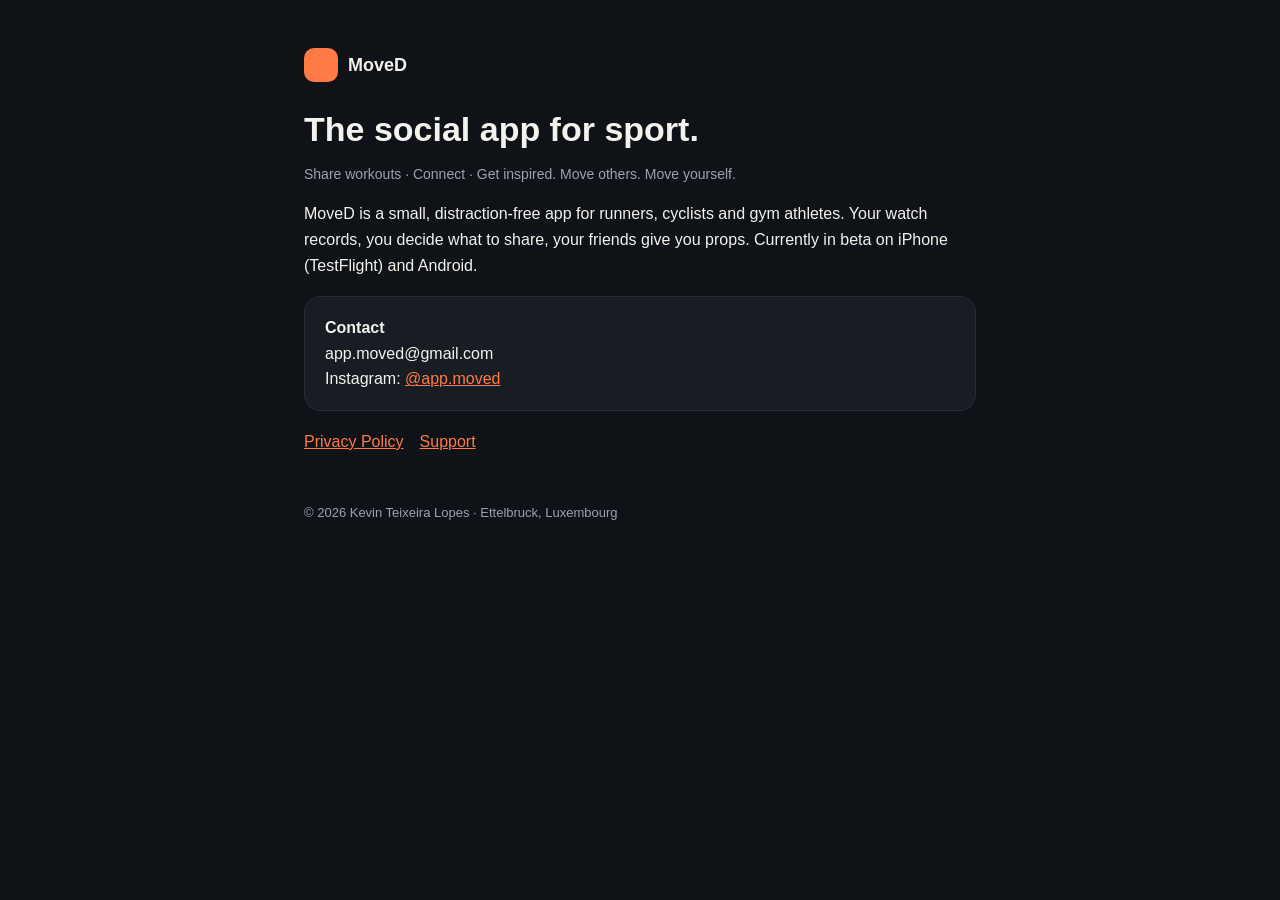
<file: index.html>
<!doctype html><html lang="en"><head><meta charset="utf-8"><meta name="viewport" content="width=device-width,initial-scale=1"><title>MoveD – Sport & Friends</title><link rel="stylesheet" href="style.css"></head>
<body><main>
<div class="brand"><span></span><b>MoveD</b></div>
<h1>The social app for sport.</h1>
<p class="meta">Share workouts · Connect · Get inspired. Move others. Move yourself.</p>
<p>MoveD is a small, distraction-free app for runners, cyclists and gym athletes. Your watch records, you decide what to share, your friends give you props. Currently in beta on iPhone (TestFlight) and Android.</p>
<div class="card"><b>Contact</b><br>app.moved@gmail.com<br>Instagram: <a href="https://instagram.com/app.moved">@app.moved</a></div>
<nav><a href="privacy.html">Privacy Policy</a><a href="support.html">Support</a></nav>
<footer>© 2026 Kevin Teixeira Lopes · Ettelbruck, Luxembourg</footer>
</main></body></html>
</file>
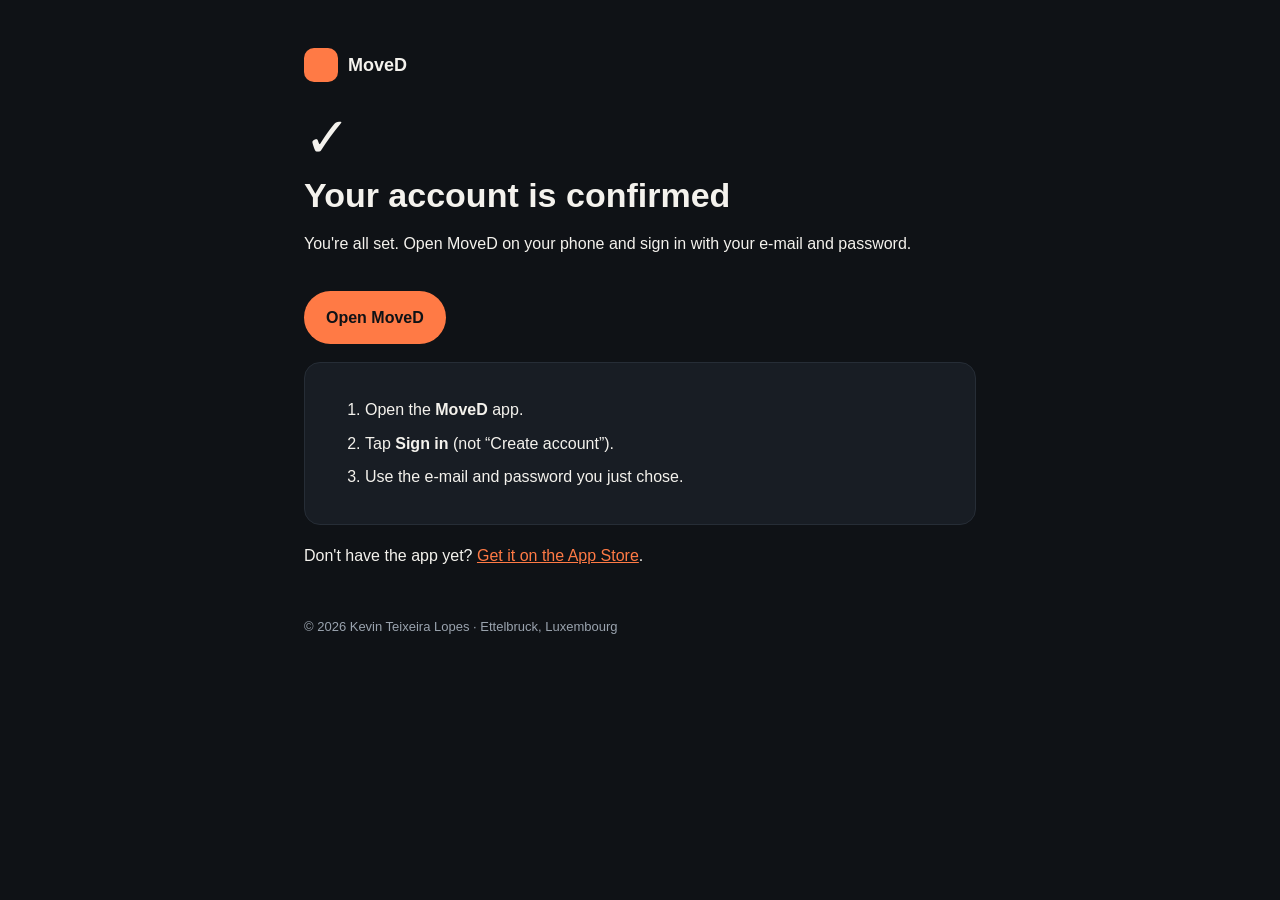
<file: confirmed.html>
<!doctype html><html lang="en"><head><meta charset="utf-8"><meta name="viewport" content="width=device-width,initial-scale=1"><title>MoveD – Account confirmed</title><link rel="stylesheet" href="style.css">
<style>.big{font-size:56px;line-height:1;margin:28px 0 10px}.cta{display:inline-block;margin-top:18px;padding:14px 22px;border-radius:999px;background:var(--accent);color:#0F1216;font-weight:700;text-decoration:none}.steps li{margin:8px 0}</style>
</head>
<body><main>
<div class="brand"><span></span><b>MoveD</b></div>
<div class="big" id="icon">✓</div>
<h1 id="title">Your account is confirmed</h1>
<p id="lead">You're all set. Open MoveD on your phone and sign in with your e-mail and password.</p>
<a class="cta" href="moved://auth" id="open">Open MoveD</a>
<div class="card">
<ol class="steps">
<li>Open the <b>MoveD</b> app.</li>
<li>Tap <b>Sign in</b> (not “Create account”).</li>
<li>Use the e-mail and password you just chose.</li>
</ol>
</div>
<p id="store">Don't have the app yet? <a href="https://apps.apple.com/app/moved-sport-friends/id6809008039">Get it on the App Store</a>.</p>
<footer>© 2026 Kevin Teixeira Lopes · Ettelbruck, Luxembourg</footer>
</main>
<script>
// Supabase appends the result to the URL: #error=... when the link is expired/used, #access_token=... when fine.
var h = location.hash || '';
if (/type=recovery/.test(h)) {
  document.getElementById('title').textContent = 'Choose a new password';
  document.getElementById('lead').textContent = 'Open this link on your phone – MoveD opens and asks for your new password.';
}
if (/error/.test(h)) {
  var desc = decodeURIComponent((h.match(/error_description=([^&]*)/) || [,''])[1]).replace(/\+/g,' ');
  document.getElementById('icon').textContent = '!';
  document.getElementById('title').textContent = 'This link has expired';
  document.getElementById('lead').textContent = (desc ? desc + '. ' : '') + 'Open MoveD and sign in – if that fails, request a new link from the sign-in screen.';
}
// Try to hand off to the app automatically (works when MoveD is installed); the button stays as fallback.
setTimeout(function(){ try { location.href = 'moved://auth' + h; } catch (e) {} }, 400);
</script>
</body></html>
</file>
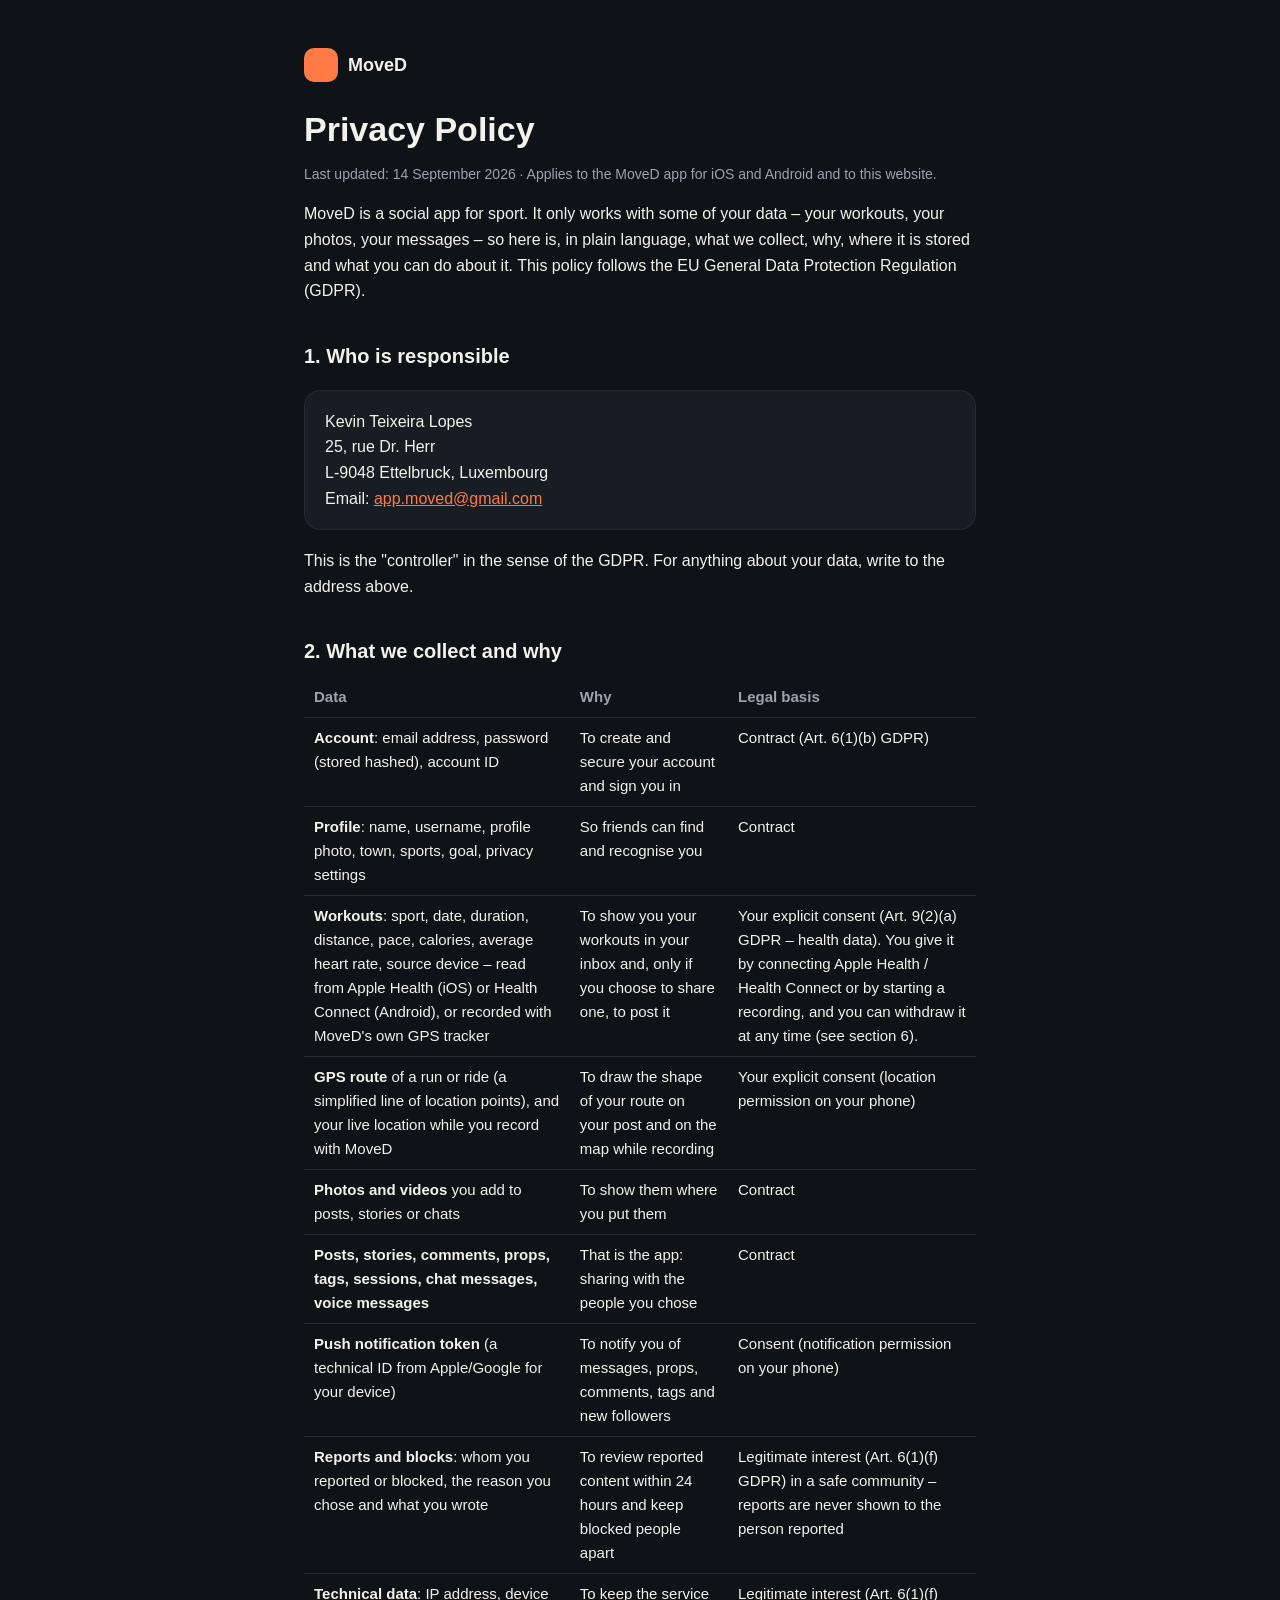
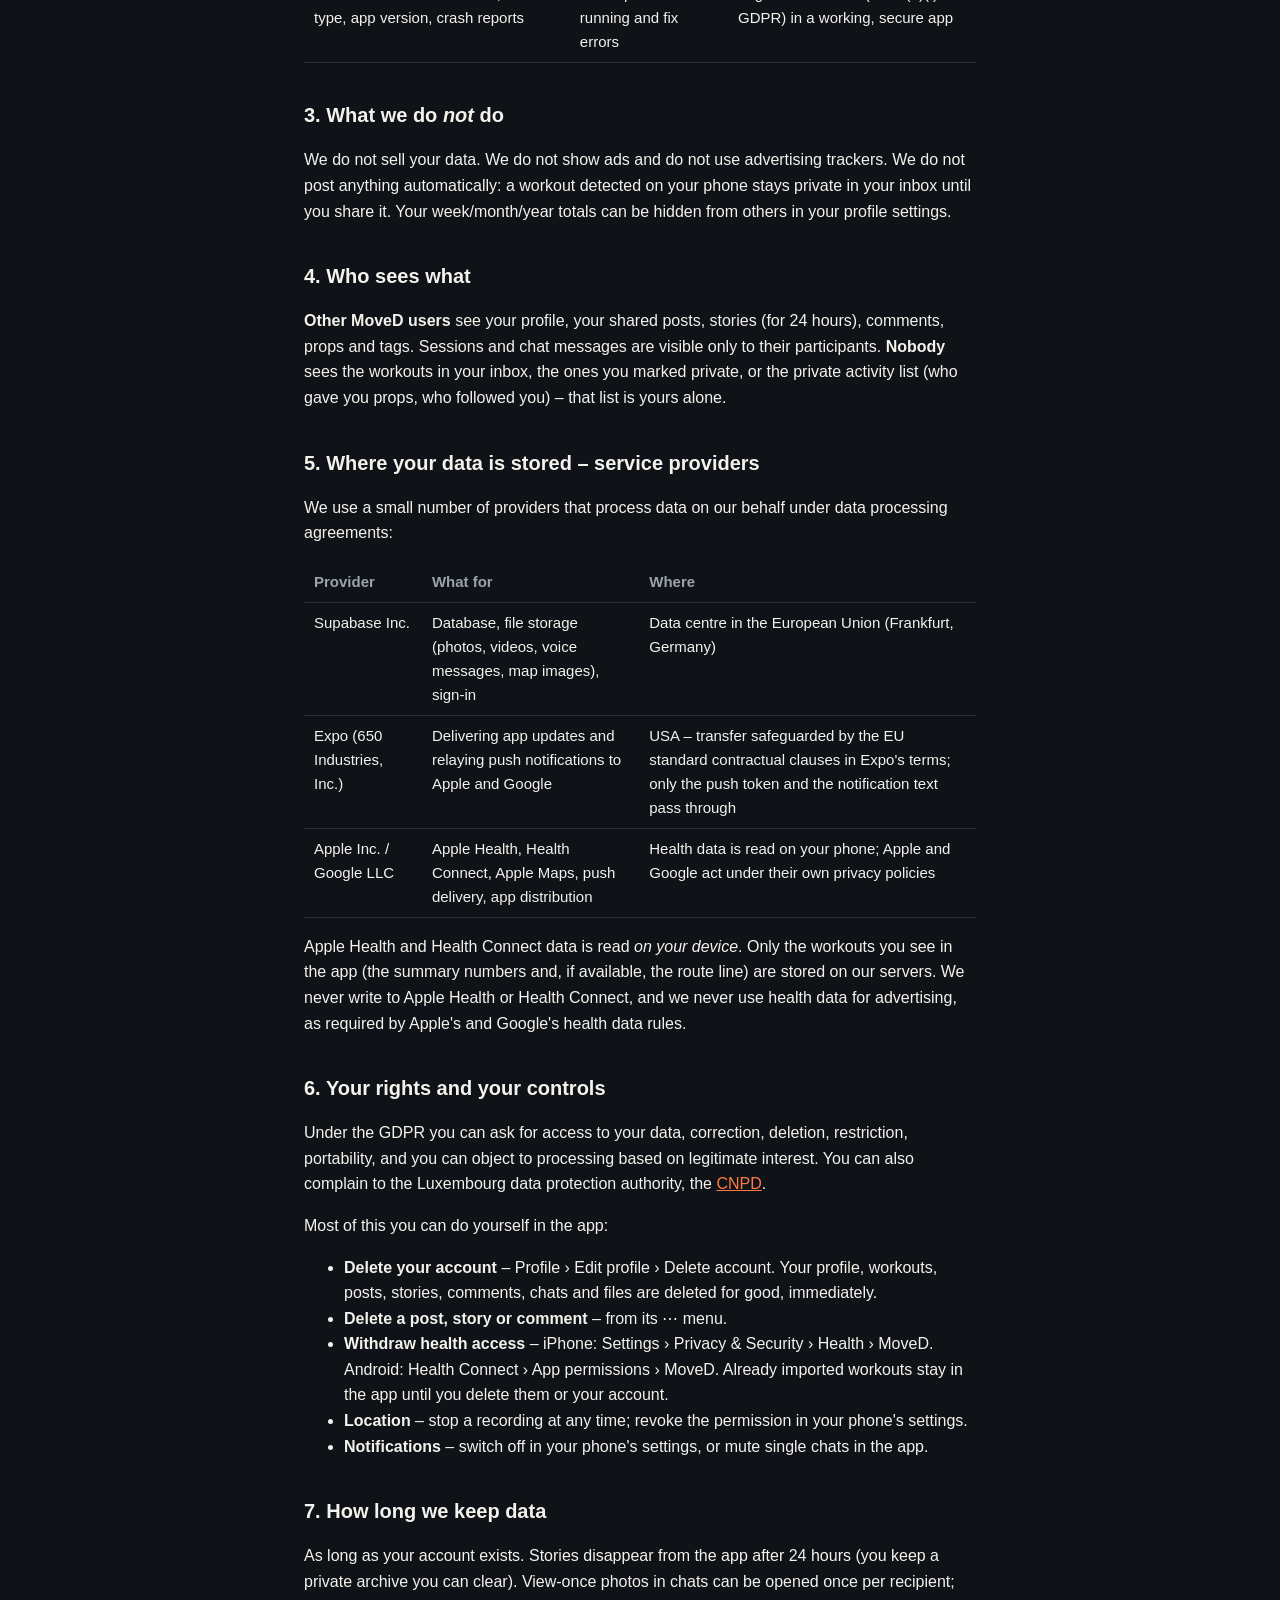
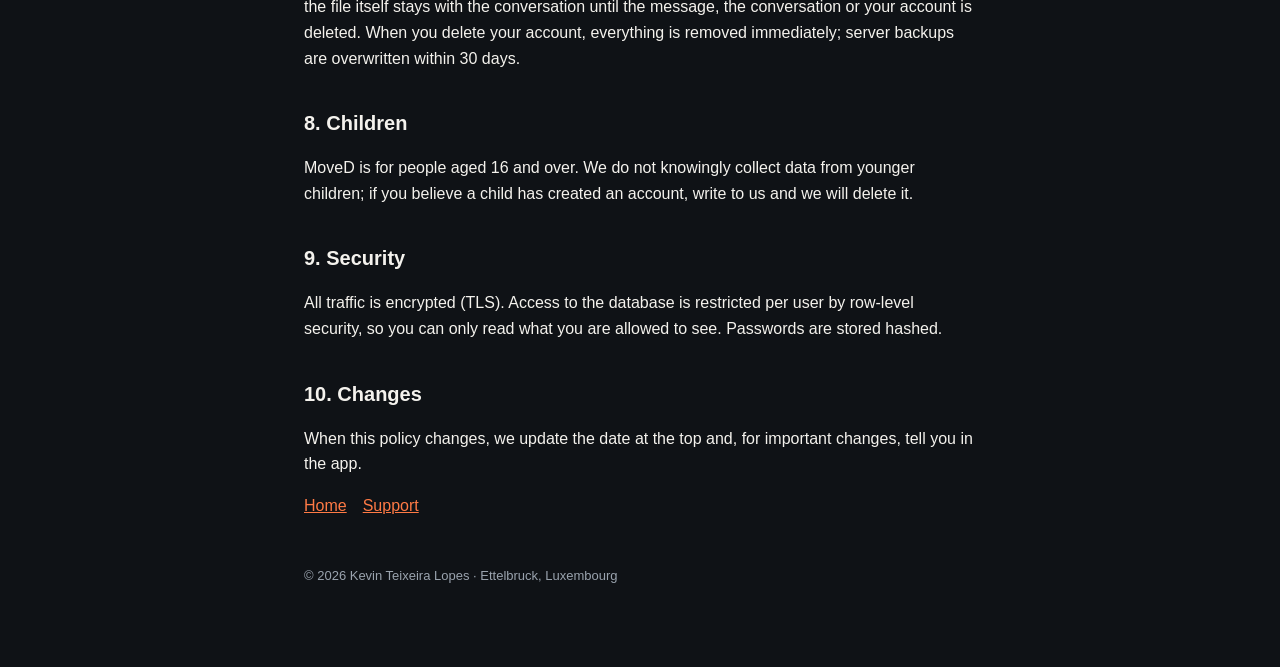
<file: privacy.html>
<!doctype html><html lang="en"><head><meta charset="utf-8"><meta name="viewport" content="width=device-width,initial-scale=1"><title>MoveD – Privacy Policy</title><link rel="stylesheet" href="style.css"></head>
<body><main>
<div class="brand"><span></span><b>MoveD</b></div>
<h1>Privacy Policy</h1>
<p class="meta">Last updated: 14 September 2026 · Applies to the MoveD app for iOS and Android and to this website.</p>

<p>MoveD is a social app for sport. It only works with some of your data – your workouts, your photos, your messages – so here is, in plain language, what we collect, why, where it is stored and what you can do about it. This policy follows the EU General Data Protection Regulation (GDPR).</p>

<h2>1. Who is responsible</h2>
<div class="card">Kevin Teixeira Lopes<br>25, rue Dr. Herr<br>L-9048 Ettelbruck, Luxembourg<br>Email: <a href="mailto:app.moved@gmail.com">app.moved@gmail.com</a></div>
<p>This is the "controller" in the sense of the GDPR. For anything about your data, write to the address above.</p>

<h2>2. What we collect and why</h2>
<table>
<tr><th>Data</th><th>Why</th><th>Legal basis</th></tr>
<tr><td><b>Account</b>: email address, password (stored hashed), account ID</td><td>To create and secure your account and sign you in</td><td>Contract (Art. 6(1)(b) GDPR)</td></tr>
<tr><td><b>Profile</b>: name, username, profile photo, town, sports, goal, privacy settings</td><td>So friends can find and recognise you</td><td>Contract</td></tr>
<tr><td><b>Workouts</b>: sport, date, duration, distance, pace, calories, average heart rate, source device – read from Apple Health (iOS) or Health Connect (Android), or recorded with MoveD's own GPS tracker</td><td>To show you your workouts in your inbox and, only if you choose to share one, to post it</td><td>Your explicit consent (Art. 9(2)(a) GDPR – health data). You give it by connecting Apple Health / Health Connect or by starting a recording, and you can withdraw it at any time (see section 6).</td></tr>
<tr><td><b>GPS route</b> of a run or ride (a simplified line of location points), and your live location while you record with MoveD</td><td>To draw the shape of your route on your post and on the map while recording</td><td>Your explicit consent (location permission on your phone)</td></tr>
<tr><td><b>Photos and videos</b> you add to posts, stories or chats</td><td>To show them where you put them</td><td>Contract</td></tr>
<tr><td><b>Posts, stories, comments, props, tags, sessions, chat messages, voice messages</b></td><td>That is the app: sharing with the people you chose</td><td>Contract</td></tr>
<tr><td><b>Push notification token</b> (a technical ID from Apple/Google for your device)</td><td>To notify you of messages, props, comments, tags and new followers</td><td>Consent (notification permission on your phone)</td></tr>
<tr><td><b>Reports and blocks</b>: whom you reported or blocked, the reason you chose and what you wrote</td><td>To review reported content within 24 hours and keep blocked people apart</td><td>Legitimate interest (Art. 6(1)(f) GDPR) in a safe community – reports are never shown to the person reported</td></tr>
<tr><td><b>Technical data</b>: IP address, device type, app version, crash reports</td><td>To keep the service running and fix errors</td><td>Legitimate interest (Art. 6(1)(f) GDPR) in a working, secure app</td></tr>
</table>

<h2>3. What we do <em>not</em> do</h2>
<p>We do not sell your data. We do not show ads and do not use advertising trackers. We do not post anything automatically: a workout detected on your phone stays private in your inbox until you share it. Your week/month/year totals can be hidden from others in your profile settings.</p>

<h2>4. Who sees what</h2>
<p><b>Other MoveD users</b> see your profile, your shared posts, stories (for 24 hours), comments, props and tags. Sessions and chat messages are visible only to their participants. <b>Nobody</b> sees the workouts in your inbox, the ones you marked private, or the private activity list (who gave you props, who followed you) – that list is yours alone.</p>

<h2>5. Where your data is stored – service providers</h2>
<p>We use a small number of providers that process data on our behalf under data processing agreements:</p>
<table>
<tr><th>Provider</th><th>What for</th><th>Where</th></tr>
<tr><td>Supabase Inc.</td><td>Database, file storage (photos, videos, voice messages, map images), sign-in</td><td>Data centre in the European Union (Frankfurt, Germany)</td></tr>
<tr><td>Expo (650 Industries, Inc.)</td><td>Delivering app updates and relaying push notifications to Apple and Google</td><td>USA – transfer safeguarded by the EU standard contractual clauses in Expo's terms; only the push token and the notification text pass through</td></tr>
<tr><td>Apple Inc. / Google LLC</td><td>Apple Health, Health Connect, Apple Maps, push delivery, app distribution</td><td>Health data is read on your phone; Apple and Google act under their own privacy policies</td></tr>
</table>
<p>Apple Health and Health Connect data is read <em>on your device</em>. Only the workouts you see in the app (the summary numbers and, if available, the route line) are stored on our servers. We never write to Apple Health or Health Connect, and we never use health data for advertising, as required by Apple's and Google's health data rules.</p>

<h2>6. Your rights and your controls</h2>
<p>Under the GDPR you can ask for access to your data, correction, deletion, restriction, portability, and you can object to processing based on legitimate interest. You can also complain to the Luxembourg data protection authority, the <a href="https://cnpd.public.lu">CNPD</a>.</p>
<p>Most of this you can do yourself in the app:</p>
<ul>
<li><b>Delete your account</b> – Profile › Edit profile › Delete account. Your profile, workouts, posts, stories, comments, chats and files are deleted for good, immediately.</li>
<li><b>Delete a post, story or comment</b> – from its ⋯ menu.</li>
<li><b>Withdraw health access</b> – iPhone: Settings › Privacy & Security › Health › MoveD. Android: Health Connect › App permissions › MoveD. Already imported workouts stay in the app until you delete them or your account.</li>
<li><b>Location</b> – stop a recording at any time; revoke the permission in your phone's settings.</li>
<li><b>Notifications</b> – switch off in your phone's settings, or mute single chats in the app.</li>
</ul>

<h2>7. How long we keep data</h2>
<p>As long as your account exists. Stories disappear from the app after 24 hours (you keep a private archive you can clear). View-once photos in chats can be opened once per recipient; the file itself stays with the conversation until the message, the conversation or your account is deleted. When you delete your account, everything is removed immediately; server backups are overwritten within 30 days.</p>

<h2>8. Children</h2>
<p>MoveD is for people aged 16 and over. We do not knowingly collect data from younger children; if you believe a child has created an account, write to us and we will delete it.</p>

<h2>9. Security</h2>
<p>All traffic is encrypted (TLS). Access to the database is restricted per user by row-level security, so you can only read what you are allowed to see. Passwords are stored hashed.</p>

<h2>10. Changes</h2>
<p>When this policy changes, we update the date at the top and, for important changes, tell you in the app.</p>

<nav><a href="index.html">Home</a><a href="support.html">Support</a></nav>
<footer>© 2026 Kevin Teixeira Lopes · Ettelbruck, Luxembourg</footer>
</main></body></html>
</file>
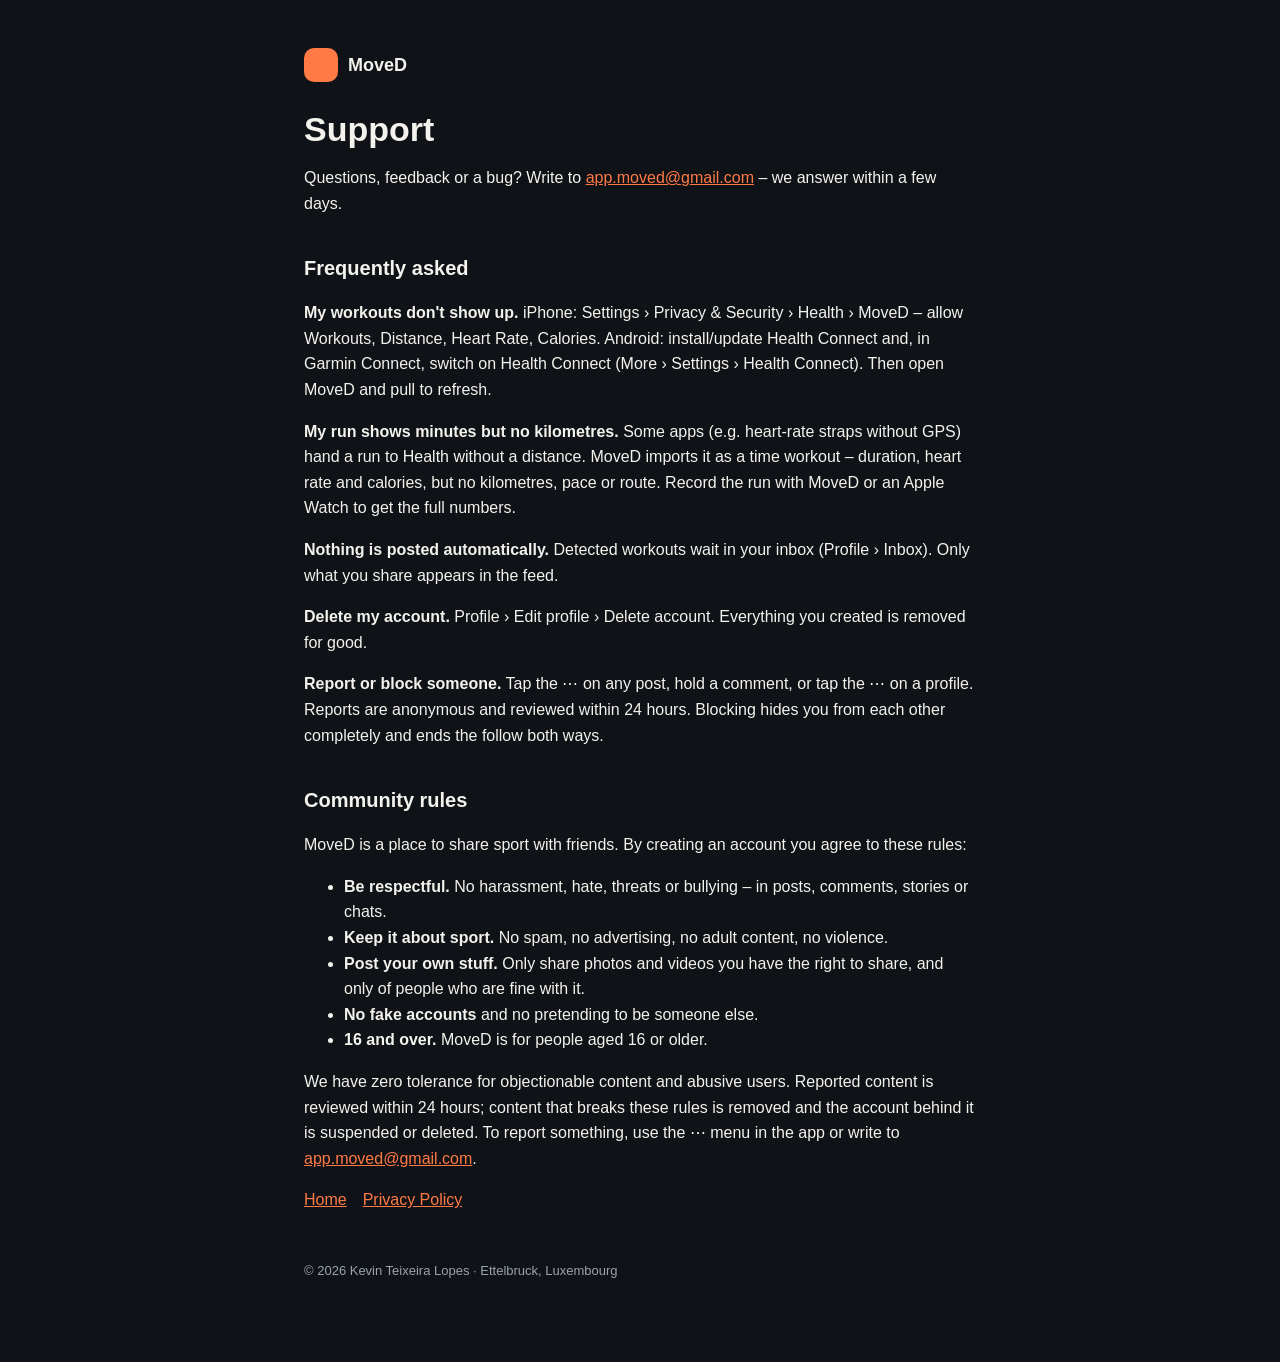
<file: support.html>
<!doctype html><html lang="en"><head><meta charset="utf-8"><meta name="viewport" content="width=device-width,initial-scale=1"><title>MoveD – Support</title><link rel="stylesheet" href="style.css"></head>
<body><main>
<div class="brand"><span></span><b>MoveD</b></div>
<h1>Support</h1>
<p>Questions, feedback or a bug? Write to <a href="mailto:app.moved@gmail.com">app.moved@gmail.com</a> – we answer within a few days.</p>
<h2>Frequently asked</h2>
<p><b>My workouts don't show up.</b> iPhone: Settings › Privacy & Security › Health › MoveD – allow Workouts, Distance, Heart Rate, Calories. Android: install/update Health Connect and, in Garmin Connect, switch on Health Connect (More › Settings › Health Connect). Then open MoveD and pull to refresh.</p>
<p><b>My run shows minutes but no kilometres.</b> Some apps (e.g. heart-rate straps without GPS) hand a run to Health without a distance. MoveD imports it as a time workout – duration, heart rate and calories, but no kilometres, pace or route. Record the run with MoveD or an Apple Watch to get the full numbers.</p>
<p><b>Nothing is posted automatically.</b> Detected workouts wait in your inbox (Profile › Inbox). Only what you share appears in the feed.</p>
<p><b>Delete my account.</b> Profile › Edit profile › Delete account. Everything you created is removed for good.</p>
<p><b>Report or block someone.</b> Tap the ⋯ on any post, hold a comment, or tap the ⋯ on a profile. Reports are anonymous and reviewed within 24 hours. Blocking hides you from each other completely and ends the follow both ways.</p>

<h2 id="rules">Community rules</h2>
<p>MoveD is a place to share sport with friends. By creating an account you agree to these rules:</p>
<ul>
<li><b>Be respectful.</b> No harassment, hate, threats or bullying – in posts, comments, stories or chats.</li>
<li><b>Keep it about sport.</b> No spam, no advertising, no adult content, no violence.</li>
<li><b>Post your own stuff.</b> Only share photos and videos you have the right to share, and only of people who are fine with it.</li>
<li><b>No fake accounts</b> and no pretending to be someone else.</li>
<li><b>16 and over.</b> MoveD is for people aged 16 or older.</li>
</ul>
<p>We have zero tolerance for objectionable content and abusive users. Reported content is reviewed within 24 hours; content that breaks these rules is removed and the account behind it is suspended or deleted. To report something, use the ⋯ menu in the app or write to <a href="mailto:app.moved@gmail.com">app.moved@gmail.com</a>.</p>
<nav><a href="index.html">Home</a><a href="privacy.html">Privacy Policy</a></nav>
<footer>© 2026 Kevin Teixeira Lopes · Ettelbruck, Luxembourg</footer>
</main></body></html>
</file>
<file: style.css>
:root{--bg:#0F1216;--surface:#181D24;--line:#262D36;--text:#F4F2ED;--muted:#9AA3AE;--accent:#FF7A45}
*{box-sizing:border-box}body{margin:0;background:var(--bg);color:var(--text);font:16px/1.6 -apple-system,BlinkMacSystemFont,"Segoe UI",Roboto,Helvetica,Arial,sans-serif}
main{max-width:720px;margin:0 auto;padding:48px 24px 80px}a{color:var(--accent)}h1{font-size:34px;line-height:1.15;margin:0 0 6px}h2{font-size:20px;margin:36px 0 10px}
.brand{display:flex;align-items:center;gap:10px;margin-bottom:28px}.brand b{font-size:18px}.brand span{width:34px;height:34px;border-radius:10px;background:var(--accent);display:inline-block}
.meta{color:var(--muted);font-size:14px}table{border-collapse:collapse;width:100%;font-size:15px}td,th{text-align:left;vertical-align:top;padding:8px 10px;border-bottom:1px solid var(--line)}th{color:var(--muted);font-weight:600}
.card{background:var(--surface);border:1px solid var(--line);border-radius:16px;padding:18px 20px;margin:18px 0}footer{margin-top:48px;color:var(--muted);font-size:13px}nav a{margin-right:16px}
</file>
